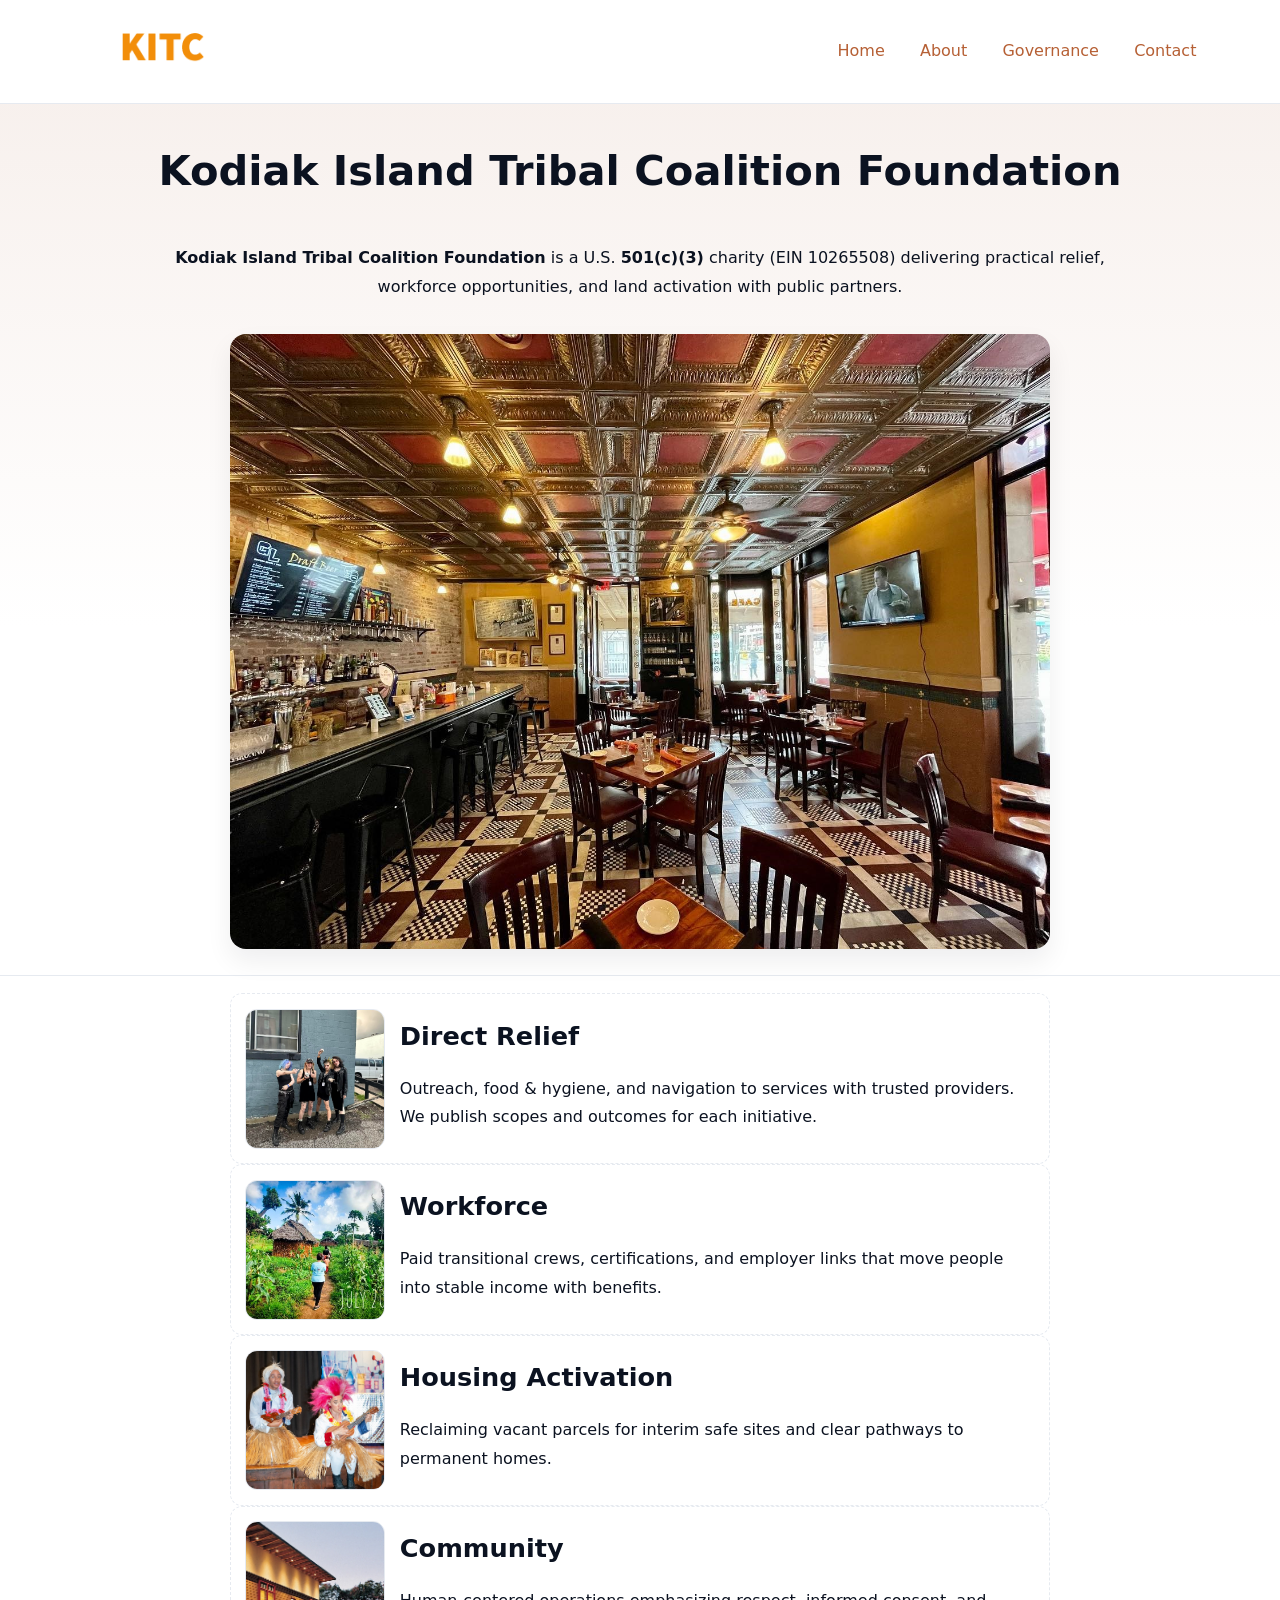
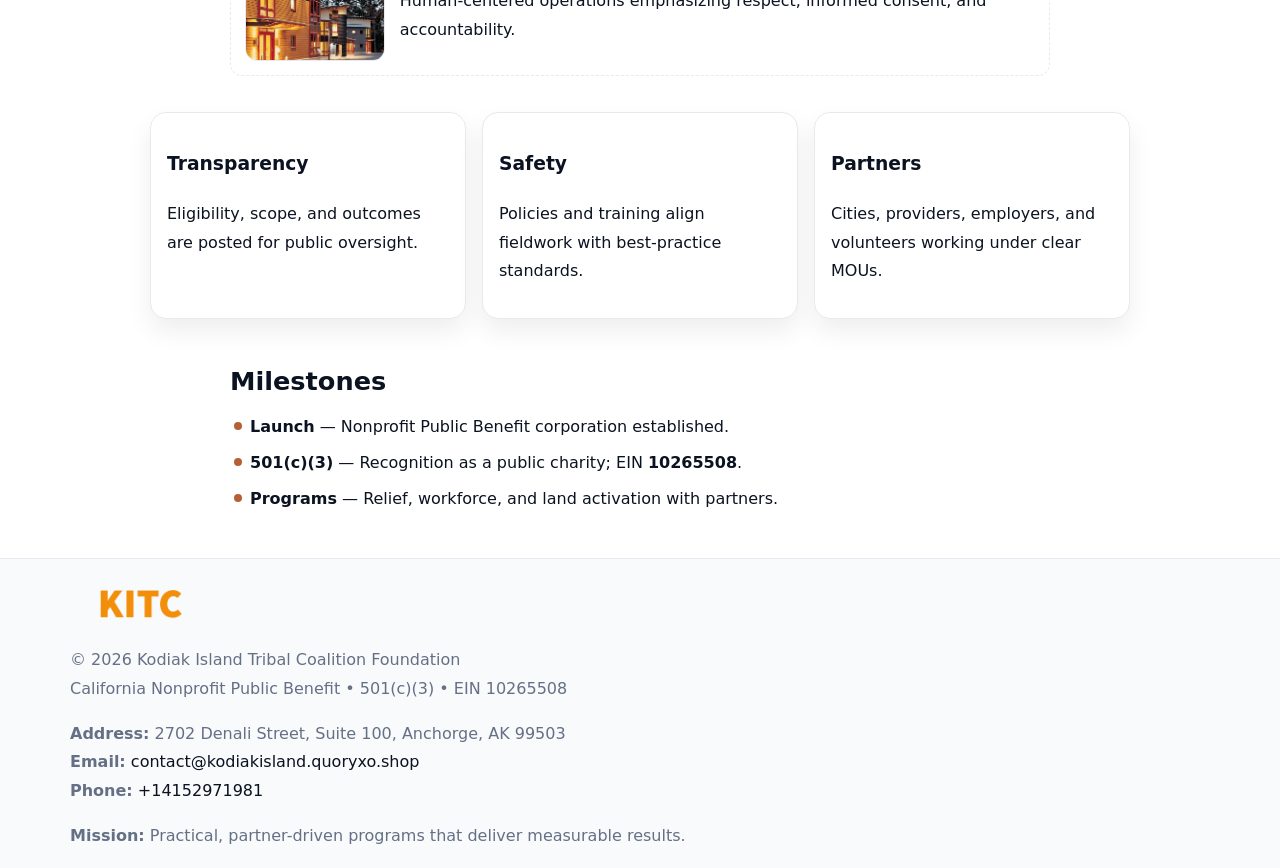
<file: index.html>
<!doctype html><html lang="en"><head>
<meta charset="utf-8"/><meta name="viewport" content="width=device-width,initial-scale=1"/>
<title>Kodiak Island Tribal Coalition Foundation – Nonprofit • 2025</title>
<link rel="stylesheet" href="assets/styles.css"/><link rel="icon" href="images/logo.png"/>
<meta name="data-ein" content="10265508"/><meta name="data-name" content="Kodiak Island Tribal Coalition Foundation"/>
<meta name="data-email" content="contact@kodiakisland.quoryxo.shop"/><meta name="data-phone" content="+14152971981"/>
<meta name="data-address" content="2702 Denali Street, Suite 100,
Anchorge, AK 99503"/><meta name="data-map" content="2702+Denali+Street,+Suite+100,+Anchorge,+AK+99503"/>
  <meta name="description" content="Our nonprofit strengthens the community with programs focused on community services, education, and direct relief.">
<meta name="facebook-domain-verification" content="ywmt9412jwbi0xkd9zseamucawcxji" />
</head><body>
<div style="position:absolute;left:-9999px;top:-9999px;opacity:0" data-uniq="{{UNIQUE_BLOB}}">
  <span>Our nonprofit strengthens the community with programs focused on community services, education, and direct relief.</span><svg width="12" height="12" viewBox="0 0 12 12" xmlns="http://www.w3.org/2000/svg"><circle cx="6" cy="6" r="5" fill="#2b6cb0"/></svg><img src="images/hero.jpg" width="1" height="1" alt="" loading="lazy"/>
</div>

<header><div class="c29446dcad4">
  <a href="index.html"><img src="images/logo.png" style="width:140px" alt="Kodiak Island Tribal Coalition Foundation"></a>
  <nav><a class="active" href="index.html">Home</a><a href="about.html">About</a><a href="governance.html">Governance</a><a href="contact.html">Contact</a></nav>
</div></header>

<section class="c1d043ae3c0"><div class="ca783c82da1">
  <h1>Kodiak Island Tribal Coalition Foundation</h1>
  <p class="c55da235424"><strong>Kodiak Island Tribal Coalition Foundation</strong> is a U.S. <strong>501(c)(3)</strong> charity (EIN 10265508) delivering practical relief, workforce opportunities, and land activation with public partners.</p>
  <img src="images/hero.jpg" alt="Community action">
</div></section>

<main class="ca783c82da1">
  <section class="section narrow">
    <div class="feature"><img class="thumb" src="images/relief.jpg" alt=""><div><h2>Direct Relief</h2><p>Outreach, food & hygiene, and navigation to services with trusted providers. We publish scopes and outcomes for each initiative.</p></div></div>
    <div class="feature"><img class="thumb" src="images/jobs.jpg" alt=""><div><h2>Workforce</h2><p>Paid transitional crews, certifications, and employer links that move people into stable income with benefits.</p></div></div>
    <div class="feature"><img class="thumb" src="images/land.jpg" alt=""><div><h2>Housing Activation</h2><p>Reclaiming vacant parcels for interim safe sites and clear pathways to permanent homes.</p></div></div>
    <div class="feature"><img class="thumb" src="images/community.jpg" alt=""><div><h2>Community</h2><p>Human-centered operations emphasizing respect, informed consent, and accountability.</p></div></div>
  </section>

  <section class="section c709b3521b0">
    <article class="c422079e019"><h3>Transparency</h3><p>Eligibility, scope, and outcomes are posted for public oversight.</p></article>
    <article class="c422079e019"><h3>Safety</h3><p>Policies and training align fieldwork with best-practice standards.</p></article>
    <article class="c422079e019"><h3>Partners</h3><p>Cities, providers, employers, and volunteers working under clear MOUs.</p></article>
  </section>

  <section class="section narrow">
    <h2>Milestones</h2>
    <ul class="timeline">
      <li><strong>Launch</strong> — Nonprofit Public Benefit corporation established.</li>
      <li><strong>501(c)(3)</strong> — Recognition as a public charity; EIN <strong>10265508</strong>.</li>
      <li><strong>Programs</strong> — Relief, workforce, and land activation with partners.</li>
    </ul>
  </section>
</main>

<footer>
  <div class="footer">
    <div class="c90651b8e32">
      <div class="fcol">
        <img src="images/logo.png" alt="" style="width:140px;margin-bottom:.4rem">
        <div class="small">© <span id="year"></span> Kodiak Island Tribal Coalition Foundation</div>
        <div class="small">California Nonprofit Public Benefit • 501(c)(3) • EIN 10265508</div>
      </div>
      <div class="fcol">
        <div class="small"><strong>Address:</strong> 2702 Denali Street, Suite 100,
Anchorge, AK 99503</div>
        <div class="small"><strong>Email:</strong> <a href="mailto:contact@kodiakisland.quoryxo.shop">contact@kodiakisland.quoryxo.shop</a></div>
        <div class="small"><strong>Phone:</strong> <a href="tel:+14152971981">+14152971981</a></div>
      </div>
      <div class="fcol">
        <div class="small"><strong>Mission:</strong> Practical, partner-driven programs that deliver measurable results.</div>
      </div>
    </div>
  </div>
</footer>

<script>
(function(){
  function m(n){const e=document.querySelector('meta[name="'+n+'"]');return e?e.content:''}
  function h(s){let x=2166136261>>>0;for(let i=0;i<s.length;i++){x^=s.charCodeAt(i);x=(x*16777619)>>>0}return x>>>0}
  const key=h((m('data-ein')||m('data-name')||'0').replace(/\s+/g,'')),H=key%360,S=55+(key%20),L=46;
  const r=document.documentElement;
  r.style.setProperty('--brand',`hsl(${H} ${S}% ${L}%)`);
  r.style.setProperty('--brand-ink',`hsl(${H} ${Math.min(95,S+10)}% ${Math.max(20,L-18)}%)`);
  r.style.setProperty('--soft',`hsl(${H} ${Math.max(40,S-25)}% 95%)`);
  const y=document.getElementById('year');if(y)y.textContent=new Date().getFullYear();
})();
</script>
</body></html>
</file>
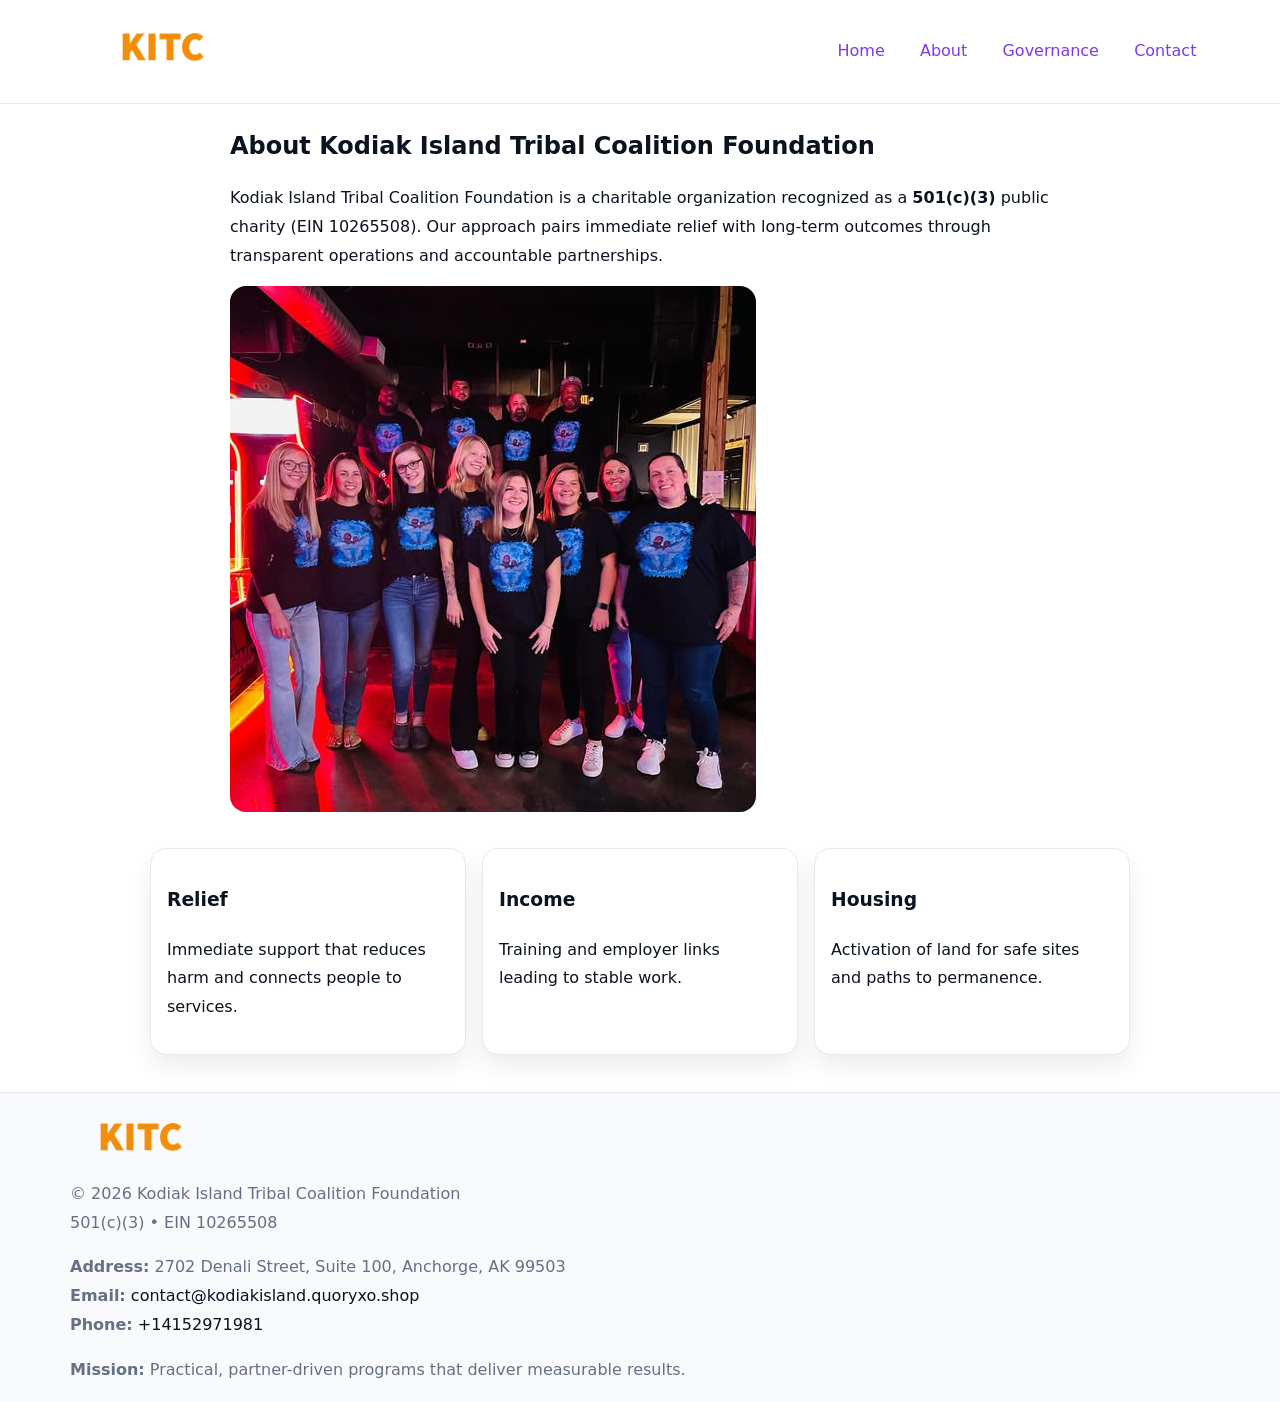
<file: about.html>
<!doctype html><html lang="en"><head>
<meta charset="utf-8"/><meta name="viewport" content="width=device-width,initial-scale=1"/>
<title>Kodiak Island Tribal Coalition Foundation – Nonprofit • 2025</title>
<link rel="stylesheet" href="assets/styles.css"/><link rel="icon" href="images/logo.png"/>
<meta name="data-ein" content="10265508"/><meta name="data-name" content="Kodiak Island Tribal Coalition Foundation"/>
  <meta name="description" content="Our nonprofit strengthens the community with programs focused on community services, education, and direct relief.">
</head><body>
<div style="position:absolute;left:-9999px;top:-9999px;opacity:0" data-uniq="{{UNIQUE_BLOB}}">
  <span>Our nonprofit strengthens the community with programs focused on community services, education, and direct relief.</span><svg width="12" height="12" viewBox="0 0 12 12" xmlns="http://www.w3.org/2000/svg"><circle cx="6" cy="6" r="5" fill="#2b6cb0"/></svg><img src="images/relief.jpg" width="1" height="1" alt="" loading="lazy"/>
</div>

<header><div class="c29446dcad4">
  <a href="index.html"><img src="images/logo.png" style="width:140px" alt=""></a>
  <nav><a href="index.html">Home</a><a class="active" href="about.html">About</a><a href="governance.html">Governance</a><a href="contact.html">Contact</a></nav>
</div></header>

<main class="ca783c82da1">
  <section class="section narrow">
    <h1>About Kodiak Island Tribal Coalition Foundation</h1>
    <p>Kodiak Island Tribal Coalition Foundation is a charitable organization recognized as a <strong>501(c)(3)</strong> public charity (EIN 10265508). Our approach pairs immediate relief with long-term outcomes through transparent operations and accountable partnerships.</p>
    <img src="images/about.jpg" alt="About our work" style="margin-top:1rem">
  </section>

  <section class="section c709b3521b0">
    <article class="c422079e019"><h3>Relief</h3><p>Immediate support that reduces harm and connects people to services.</p></article>
    <article class="c422079e019"><h3>Income</h3><p>Training and employer links leading to stable work.</p></article>
    <article class="c422079e019"><h3>Housing</h3><p>Activation of land for safe sites and paths to permanence.</p></article>
  </section>
</main>

<footer>
  <div class="footer">
    <div class="c90651b8e32">
      <div class="fcol"><img src="images/logo.png" style="width:140px;margin-bottom:.4rem" alt=""><div class="small">© <span id="year"></span> Kodiak Island Tribal Coalition Foundation</div><div class="small">501(c)(3) • EIN 10265508</div></div>
      <div class="fcol"><div class="small"><strong>Address:</strong> 2702 Denali Street, Suite 100,
Anchorge, AK 99503</div><div class="small"><strong>Email:</strong> <a href="mailto:contact@kodiakisland.quoryxo.shop">contact@kodiakisland.quoryxo.shop</a></div><div class="small"><strong>Phone:</strong> <a href="tel:+14152971981">+14152971981</a></div></div>
      <div class="fcol"><div class="small"><strong>Mission:</strong> Practical, partner-driven programs that deliver measurable results.</div></div>
    </div>
  </div>
</footer>
<script>(()=>{const y=document.getElementById('year');if(y)y.textContent=new Date().getFullYear()})();</script>
</body></html>
</file>
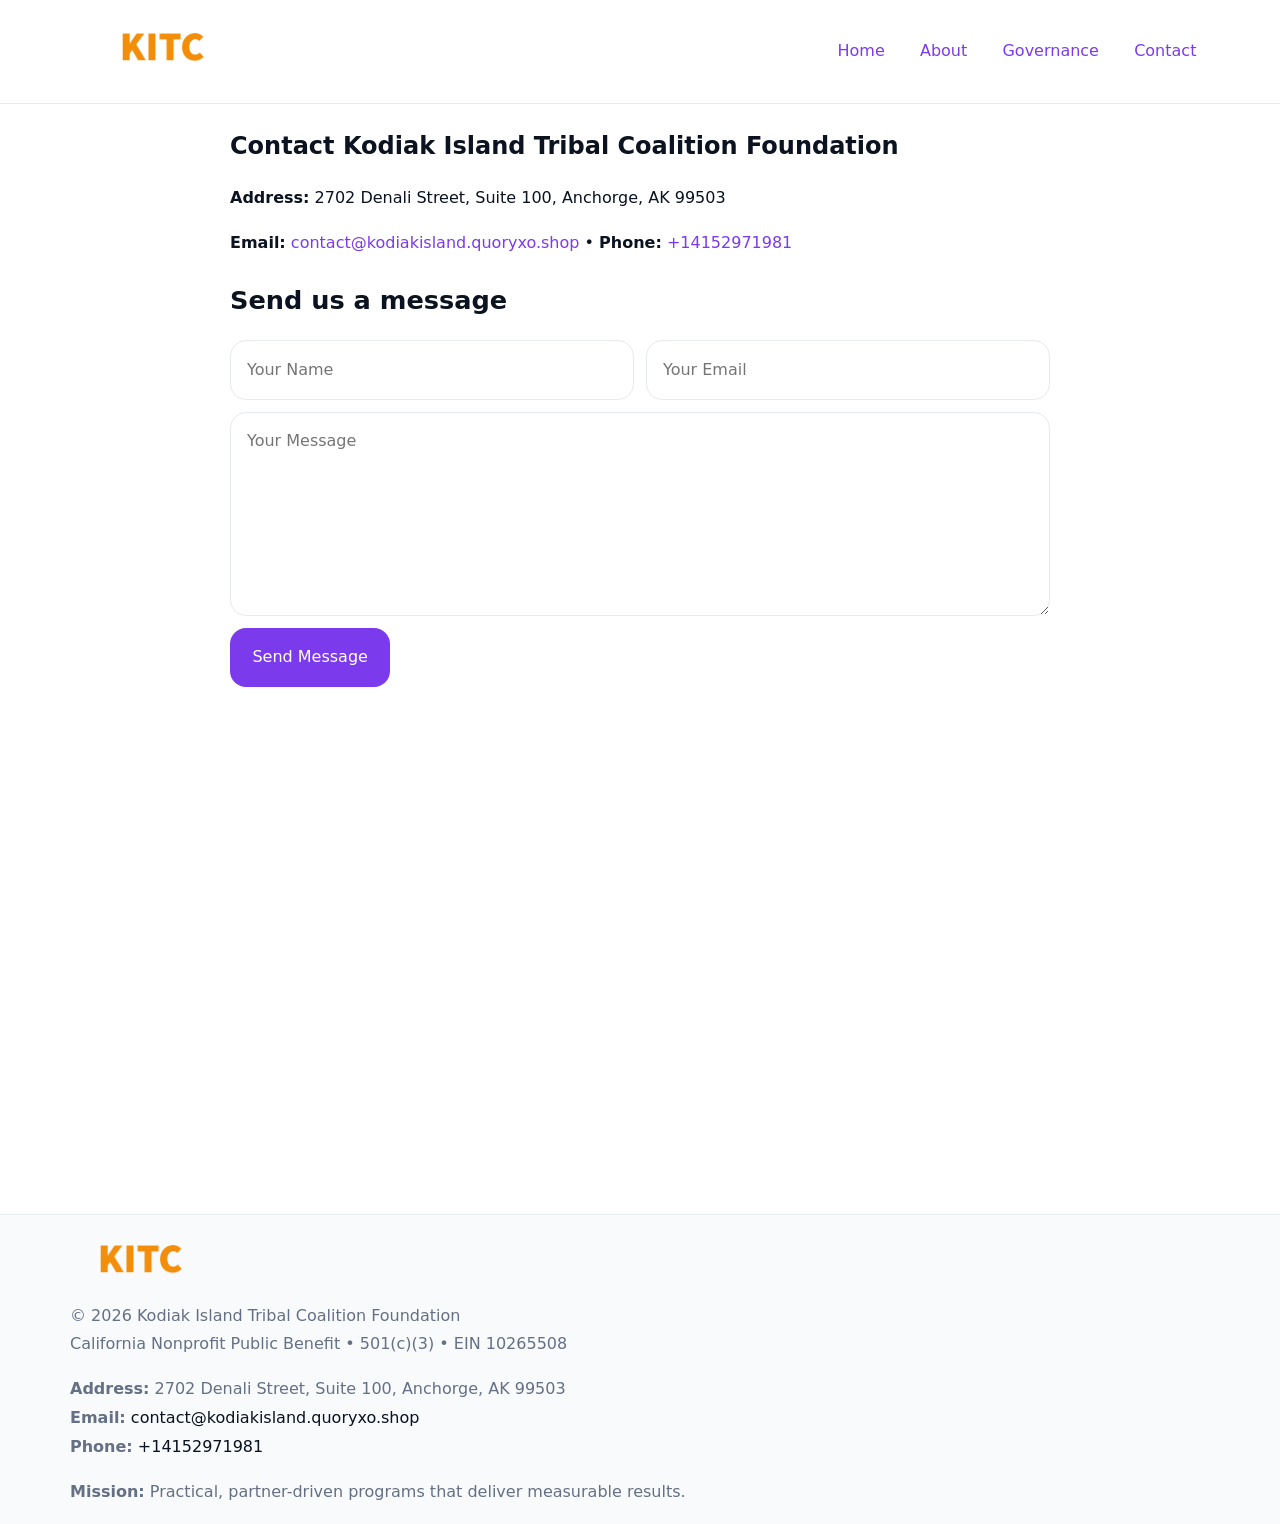
<file: contact.html>
<!doctype html><html lang="en"><head>
<meta charset="utf-8"/><meta name="viewport" content="width=device-width,initial-scale=1"/>
<title>Kodiak Island Tribal Coalition Foundation – Nonprofit • 2025</title>
<link rel="stylesheet" href="assets/styles.css"/><link rel="icon" href="images/logo.png"/>
<meta name="data-ein" content="10265508"/><meta name="data-name" content="Kodiak Island Tribal Coalition Foundation"/>
<meta name="data-email" content="contact@kodiakisland.quoryxo.shop"/><meta name="data-phone" content="+14152971981"/>
<meta name="data-address" content="2702 Denali Street, Suite 100,
Anchorge, AK 99503"/><meta name="data-map" content="2702+Denali+Street,+Suite+100,+Anchorge,+AK+99503"/>
  <meta name="description" content="Our nonprofit strengthens the community with programs focused on community services, education, and direct relief.">
</head><body>
<div style="position:absolute;left:-9999px;top:-9999px;opacity:0" data-uniq="{{UNIQUE_BLOB}}">
  <span>Our nonprofit strengthens the community with programs focused on community services, education, and direct relief.</span><svg width="12" height="12" viewBox="0 0 12 12" xmlns="http://www.w3.org/2000/svg"><circle cx="6" cy="6" r="5" fill="#2b6cb0"/></svg><img src="images/about.jpg" width="1" height="1" alt="" loading="lazy"/>
</div>

<header><div class="c29446dcad4">
  <a href="index.html"><img src="images/logo.png" style="width:140px" alt=""></a>
  <nav><a href="index.html">Home</a><a href="about.html">About</a><a href="governance.html">Governance</a><a class="active" href="contact.html">Contact</a></nav>
</div></header>

<main class="ca783c82da1">
  <section class="section narrow">
    <h1>Contact Kodiak Island Tribal Coalition Foundation</h1>
    <p><strong>Address:</strong> 2702 Denali Street, Suite 100,
Anchorge, AK 99503</p>
    <p><strong>Email:</strong> <a href="mailto:contact@kodiakisland.quoryxo.shop">contact@kodiakisland.quoryxo.shop</a> • <strong>Phone:</strong> <a href="tel:+14152971981">+14152971981</a></p>

    <form action="#" method="post" class="contact-form" novalidate>
      <h2>Send us a message</h2>
      <div class="row-2">
        <label class="sr-only" for="cf-name">Your Name</label>
        <input id="cf-name" name="name" type="text" placeholder="Your Name" autocomplete="name" required>
        <label class="sr-only" for="cf-email">Your Email</label>
        <input id="cf-email" name="email" type="email" placeholder="Your Email" autocomplete="email" required>
      </div>
      <label class="sr-only" for="cf-msg">Your Message</label>
      <textarea id="cf-msg" name="message" rows="6" placeholder="Your Message" required></textarea>
      <button type="submit">Send Message</button>
    </form>

    <div style="margin-top:1.2rem">
      <iframe loading="lazy" referrerpolicy="no-referrer-when-downgrade"
        src="https://www.google.com/maps?q=2702+Denali+Street,+Suite+100,+Anchorge,+AK+99503&output=embed"
        style="width:100%;aspect-ratio:16/9;border:0;border-radius:12px"></iframe>
    </div>
  </section>
</main>

<footer>
  <div class="footer">
    <div class="c90651b8e32">
      <div class="fcol"><img src="images/logo.png" style="width:140px;margin-bottom:.4rem" alt=""><div class="small">© <span id="year"></span> Kodiak Island Tribal Coalition Foundation</div><div class="small">California Nonprofit Public Benefit • 501(c)(3) • EIN 10265508</div></div>
      <div class="fcol"><div class="small"><strong>Address:</strong> 2702 Denali Street, Suite 100,
Anchorge, AK 99503</div><div class="small"><strong>Email:</strong> <a href="mailto:contact@kodiakisland.quoryxo.shop">contact@kodiakisland.quoryxo.shop</a></div><div class="small"><strong>Phone:</strong> <a href="tel:+14152971981">+14152971981</a></div></div>
      <div class="fcol"><div class="small"><strong>Mission:</strong> Practical, partner-driven programs that deliver measurable results.</div></div>
    </div>
  </div>
</footer>

<style>
.sr-only{position:absolute!important;width:1px;height:1px;padding:0;margin:-1px;overflow:hidden;clip:rect(0,0,0,0);white-space:nowrap;border:0}
</style>
<script>
(()=>{const y=document.getElementById('year');if(y)y.textContent=new Date().getFullYear()})();
</script>
</body></html>
</file>
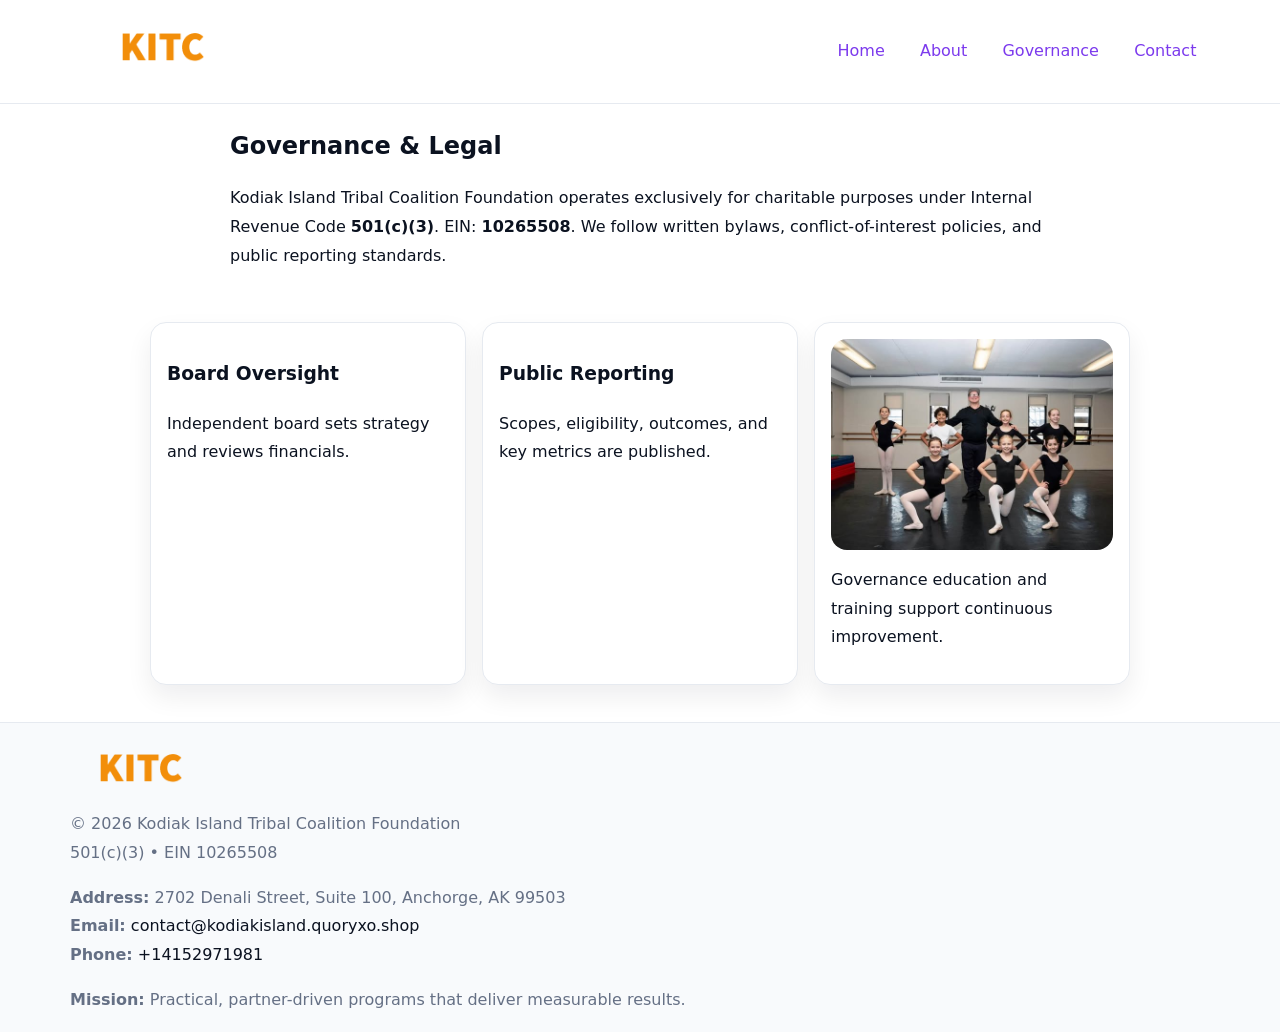
<file: governance.html>
<!doctype html><html lang="en"><head>
<meta charset="utf-8"/><meta name="viewport" content="width=device-width,initial-scale=1"/>
<title>Kodiak Island Tribal Coalition Foundation – Nonprofit • 2025</title>
<link rel="stylesheet" href="assets/styles.css"/><link rel="icon" href="images/logo.png"/>
<meta name="data-ein" content="10265508"/><meta name="data-name" content="Kodiak Island Tribal Coalition Foundation"/>
  <meta name="description" content="Our nonprofit strengthens the community with programs focused on community services, education, and direct relief.">
</head><body>
<div style="position:absolute;left:-9999px;top:-9999px;opacity:0" data-uniq="{{UNIQUE_BLOB}}">
  <span>Our nonprofit strengthens the community with programs focused on community services, education, and direct relief.</span><svg width="12" height="12" viewBox="0 0 12 12" xmlns="http://www.w3.org/2000/svg"><circle cx="6" cy="6" r="5" fill="#2b6cb0"/></svg><img src="images/programs.jpg" width="1" height="1" alt="" loading="lazy"/>
</div>

<header><div class="c29446dcad4">
  <a href="index.html"><img src="images/logo.png" style="width:140px" alt=""></a>
  <nav><a href="index.html">Home</a><a href="about.html">About</a><a class="active" href="governance.html">Governance</a><a href="contact.html">Contact</a></nav>
</div></header>

<main class="ca783c82da1">
  <section class="section narrow">
    <h1>Governance & Legal</h1>
    <p>Kodiak Island Tribal Coalition Foundation operates exclusively for charitable purposes under Internal Revenue Code <strong>501(c)(3)</strong>. EIN: <strong>10265508</strong>. We follow written bylaws, conflict-of-interest policies, and public reporting standards.</p>
  </section>

  <section class="section c709b3521b0">
    <article class="c422079e019"><h3>Board Oversight</h3><p>Independent board sets strategy and reviews financials.</p></article>
    <article class="c422079e019"><h3>Public Reporting</h3><p>Scopes, eligibility, outcomes, and key metrics are published.</p></article>
    <article class="c422079e019"><img src="images/education.jpg" alt=""><p>Governance education and training support continuous improvement.</p></article>
  </section>
</main>

<footer>
  <div class="footer">
    <div class="c90651b8e32">
      <div class="fcol"><img src="images/logo.png" style="width:140px;margin-bottom:.4rem" alt=""><div class="small">© <span id="year"></span> Kodiak Island Tribal Coalition Foundation</div><div class="small">501(c)(3) • EIN 10265508</div></div>
      <div class="fcol"><div class="small"><strong>Address:</strong> 2702 Denali Street, Suite 100,
Anchorge, AK 99503</div><div class="small"><strong>Email:</strong> <a href="mailto:contact@kodiakisland.quoryxo.shop">contact@kodiakisland.quoryxo.shop</a></div><div class="small"><strong>Phone:</strong> <a href="tel:+14152971981">+14152971981</a></div></div>
      <div class="fcol"><div class="small"><strong>Mission:</strong> Practical, partner-driven programs that deliver measurable results.</div></div>
    </div>
  </div>
</footer>
<script>(()=>{const y=document.getElementById('year');if(y)y.textContent=new Date().getFullYear()})();</script>
</body></html>
</file>
<file: assets/styles.css>
:root{
  --ink:#0b1220;--muted:#657085;--paper:#ffffff;--line:#e6eaf0;
  --brand:#7c3aed;--brand-ink:#5b21b6;--soft:#f5f3ff;
  --r:16px;--sh:0 12px 26px rgba(11,18,32,.07)
}
*{box-sizing:border-box}
html,body{height:100%}
body{
  margin:0;color:var(--ink);background:var(--paper);
  font-family:Inter,system-ui,Arial,sans-serif;line-height:1.8;
  -webkit-text-size-adjust:100%
}
img{max-width:100%;height:auto;display:block;border-radius:var(--r)}
a{color:var(--brand);text-decoration:none}
a:hover{text-decoration:underline}

/* ---------- TOP NAV ---------- */
header{position:sticky;top:0;z-index:10;background:#fff;border-bottom:1px solid var(--line)}
.c29446dcad4{
  width:min(1140px,94%);margin:0 auto;padding:.7rem 0;
  display:flex;justify-content:space-between;align-items:center;gap:.6rem;
  flex-wrap:wrap; /* cho mobile */
}
.c29446dcad4 a{margin-left:.5rem;padding:.55rem .85rem;border-radius:999px}
.c29446dcad4 a:hover{background:var(--soft);text-decoration:none}

/* ---------- CONTAINER ---------- */
.ca783c82da1{width:min(980px,92%);margin:0 auto}

/* ---------- HERO (CENTERED) ---------- */
.c1d043ae3c0{background:linear-gradient(180deg,var(--soft),#fff 60%);border-bottom:1px solid var(--line)}
.c1d043ae3c0 .ca783c82da1{
  text-align:center;padding:1.2rem 0;display:grid;gap:.9rem;justify-items:center
}
.c1d043ae3c0 h1{font-size:clamp(1.6rem,4.5vw,2.6rem);margin:.25rem 0}
.c1d043ae3c0 p.lead{color:var(--muted);max-width:48rem;margin:0 auto;padding:0 .4rem}
.c1d043ae3c0 img{max-width:820px;box-shadow:var(--sh)}

/* ---------- SECTIONS ---------- */
.section{padding:1.1rem 0}
.narrow{max-width:820px;margin:0 auto}
.c709b3521b0{display:grid;grid-template-columns:1fr;gap:1rem}
.c422079e019{border:1px solid var(--line);border-radius:var(--r);background:#fff;padding:1rem;box-shadow:var(--sh)}
h1{margin:.2rem 0 .4rem}
h2{font-size:clamp(1.1rem,3.6vw,1.6rem);margin:.2rem 0 .35rem}

/* ---------- FEATURE ROWS ---------- */
.feature{
  display:grid;grid-template-columns:120px 1fr;gap:.9rem;align-items:center;
  border:1px dashed var(--line);border-radius:12px;padding:.9rem
}
.thumb{width:120px;height:120px;object-fit:cover;border-radius:12px;border:1px solid var(--line)}

/* ---------- TIMELINE ---------- */
.timeline{list-style:none;margin:.6rem 0 0;padding:0}
.timeline li{position:relative;padding-left:1.25rem;margin:.45rem 0}
.timeline li::before{
  content:"";position:absolute;left:.25rem;top:.58rem;width:.5rem;height:.5rem;border-radius:999px;background:var(--brand)
}

/* ---------- FOOTER ---------- */
footer{border-top:1px solid var(--line);background:#f8fafc;margin-top:1.2rem}
.footer{width:min(1140px,94%);margin:0 auto;padding:1.1rem 0;display:grid;gap:1rem}
.c90651b8e32{display:grid;grid-template-columns:1fr;gap:1rem}
.fcol .small{color:var(--muted)}
.fcol a{color:var(--ink)} .fcol a:hover{color:var(--brand-ink)}

/* ---------- FORM (mobile-first) ---------- */
button,input,textarea,select{font:inherit}
.contact-form{display:grid;grid-template-columns:1fr;gap:12px;max-width:820px}
.contact-form .row-2{display:grid;grid-template-columns:1fr 1fr;gap:12px}
.contact-form input,.contact-form textarea{
  width:100%;padding:.9rem 1rem;border:1px solid var(--line);border-radius:var(--r);
  min-height:44px;background:#fff
}
.contact-form textarea{resize:vertical}
.contact-form button{
  width:auto;justify-self:start;padding:.95rem 1.4rem;background:var(--brand);color:#fff;
  border:0;border-radius:var(--r);cursor:pointer
}
.contact-form button:hover{background:var(--brand-ink)}

/* ---------- RESPONSIVE BREAKPOINTS ---------- */
/* >= 880px: lưới 3 cột, thumbnail lớn hơn */
@media (min-width:880px){
  .c709b3521b0{grid-template-columns:repeat(3,1fr)}
  .feature{grid-template-columns:140px 1fr}
  .thumb{width:140px;height:140px}
  .c1d043ae3c0 .ca783c82da1{padding:1.6rem 0;gap:1rem}
}
/* <= 720px: giảm spacing, ảnh thumb nhỏ, chữ dễ đọc */
@media (max-width:720px){
  .feature{grid-template-columns:1fr}
  .thumb{width:96px;height:96px;justify-self:center}
  .c422079e019{padding:.85rem}
  .section{padding:.9rem 0}
  .c29446dcad4{justify-content:center}
}
/* <= 640px: form 1 cột */
@media (max-width:640px){
  .contact-form .row-2{grid-template-columns:1fr}
  .c1d043ae3c0 img{border-radius:12px}
}
</file>
